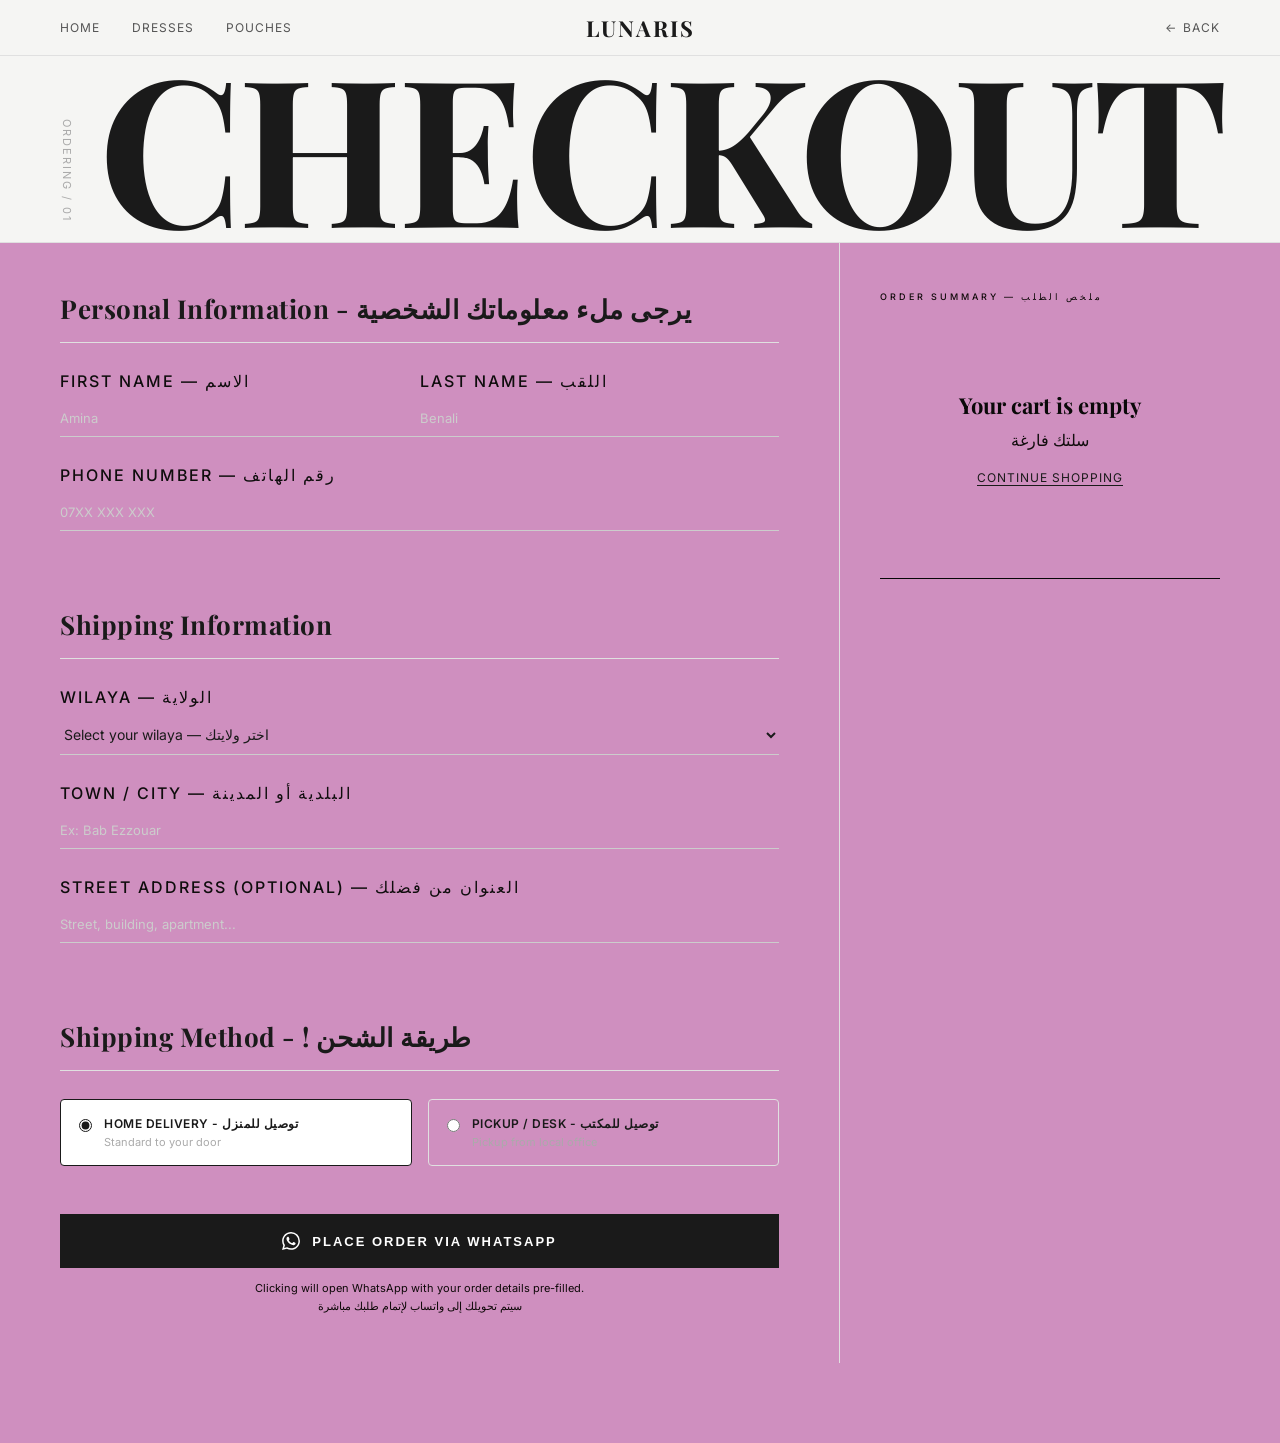
<file: checkout.html>
<!DOCTYPE html>
<html lang="en">
<head>
<meta charset="UTF-8" />
<meta name="viewport" content="width=device-width, initial-scale=1.0" />
<title>Checkout — Lunaris</title>

  <script async src="https://www.googletagmanager.com/gtag/js?id=G-JJV56RD5RZ"></script>
 <script>
  window.dataLayer = window.dataLayer || [];
  function gtag(){dataLayer.push(arguments);}
  gtag('js', new Date());

  gtag('config', 'G-JJV56RD5RZ');
 </script>

 <script type="text/javascript">
    (function(c,l,a,r,i,t,y){
        c[a]=c[a]||function(){(c[a].q=c[a].q||[]).push(arguments)};
        t=l.createElement(r);t.async=1;t.src="https://www.clarity.ms/tag/"+i;
        y=l.getElementsByTagName(r)[0];y.parentNode.insertBefore(t,y);
    })(window, document, "clarity", "script", "x9m1yighan");
 </script>

 <script src="meta-helpers.js"></script>
 
<link href="https://fonts.googleapis.com/css2?family=Playfair+Display:wght@400;700&family=Inter:wght@300;400;500;600&display=swap" rel="stylesheet" />
<style>
  *, *::before, *::after { box-sizing: border-box; margin: 0; padding: 0; }
  body { font-family: 'Inter', sans-serif; background: #cf8fbf; color: #1a1a1a; min-height: 100vh; }
  a { text-decoration: none; color: inherit; }
  img { display: block; max-width: 100%; }
  nav {
    display: flex; align-items: center; justify-content: space-between;
    padding: 20px 60px; background: #f5f5f3;
    border-bottom: 1px solid #e0e0e0; position: sticky; top: 0; z-index: 100;
  }
  .nav-left { display: flex; gap: 32px; }
  .nav-left a { font-size: 12px; letter-spacing: 1px; text-transform: uppercase; color: #555; transition: color .2s; }
  .nav-left a:hover { color: #1a1a1a; }
  .nav-logo {
    font-family: 'Playfair Display', serif; font-size: 22px; font-weight: 700;
    letter-spacing: 2px; color: #1a1a1a; text-transform: uppercase;
    position: absolute; left: 50%; transform: translateX(-50%);
  }
  .nav-right { display: flex; gap: 24px; align-items: center; }
  .nav-back {
    font-size: 12px; letter-spacing: 1px; text-transform: uppercase;
    color: #555; display: flex; align-items: center; gap: 6px;
    transition: color .2s; cursor: pointer;
  }
  .nav-back:hover { color: #1a1a1a; }
  .nav-back::before { content: '←'; }
  .checkout-hero {
    overflow: hidden; padding: 0 0 0 60px;
    border-bottom: 1px solid #e0e0e0; background: #f5f5f3;
    display: flex; align-items: flex-end;
  }
  .checkout-big-title {
    font-family: 'Playfair Display', serif;
    font-size: clamp(60px, 16vw, 220px); font-weight: 700; color: #1a1a1a;
    line-height: 0.85; letter-spacing: -4px; white-space: nowrap; padding-bottom: 12px;
  }
  .checkout-step {
    writing-mode: vertical-rl; text-orientation: mixed;
    font-size: 11px; letter-spacing: 2px; text-transform: uppercase;
    color: #aaa; padding-bottom: 20px; margin-right: 24px; flex-shrink: 0;
  }
  .checkout-wrap {
    display: grid; grid-template-columns: 1fr 380px; gap: 0;
    max-width: 1300px; margin: 0 auto; padding: 0 60px 80px; align-items: start;
  }
  .form-col { padding: 48px 60px 48px 0; border-right: 1px solid #e0e0e0; }
  .form-section { margin-bottom: 48px; }
  .form-section-title {
    font-family: 'Playfair Display', serif; font-size: 26px; font-weight: 700;
    color: #1a1a1a; letter-spacing: 0.5px; margin-bottom: 28px;
    padding-bottom: 16px; border-bottom: 1px solid #e0e0e0;
  }
  .form-grid { display: grid; gap: 0; }
  .form-grid-2 { grid-template-columns: 1fr 1fr; }
  .form-grid-1 { grid-template-columns: 1fr; }
  .form-field { display: flex; flex-direction: column; }
  .form-field label {
    font-size: 16px; letter-spacing: 2px; text-transform: uppercase;
    color: #0f0d0d; margin-bottom: 8px; font-weight: 500;
  }
  .form-field input, .form-field select {
    border: none; border-bottom: 1px solid #ccc; background: transparent;
    padding: 10px 0; font-size: 14px; font-family: 'Inter', sans-serif;
    color: #1a1a1a; outline: none; transition: border-color .2s;
    width: 100%; margin-bottom: 28px; border-radius: 0;
  }
  .form-field input:focus, .form-field select:focus { border-bottom-color: #1a1a1a; }
  .form-field input::placeholder { color: #ccc; font-size: 13px; }
  .shipping-options { display: grid; grid-template-columns: 1fr 1fr; gap: 16px; margin-top: 4px; }
  .shipping-opt {
    border: 1px solid #e0e0e0; border-radius: 4px; padding: 16px 18px;
    cursor: pointer; transition: border-color .2s, background .2s;
    display: flex; align-items: flex-start; gap: 12px;
  }
  .shipping-opt:hover { border-color: #1a1a1a; }
  .shipping-opt.selected { border-color: #1a1a1a; background: #fff; }
  .shipping-opt input[type="radio"] { margin-top: 3px; accent-color: #1a1a1a; flex-shrink: 0; }
  .shipping-opt-label { font-size: 12px; font-weight: 600; text-transform: uppercase; letter-spacing: 0.5px; color: #1a1a1a; margin-bottom: 4px; }
  .shipping-opt-sub { font-size: 11px; color: #aaa; }
  .form-errors {
    display: none; background: #fff5f7; border: 1px solid #f5c0cc;
    border-radius: 4px; padding: 14px 18px; margin-bottom: 24px;
  }
  .form-errors p { font-size: 12px; color: #C8547A; margin-bottom: 4px; }
  .form-errors p:last-child { margin: 0; }
  .btn-place-order {
    width: 100%; background: #1a1a1a; color: #fff; border: none;
    padding: 18px; font-size: 13px; font-weight: 600; letter-spacing: 2px;
    text-transform: uppercase; cursor: pointer; transition: background .2s;
    margin-top: 8px; display: flex; align-items: center; justify-content: center; gap: 12px;
  }
  .btn-place-order:hover { background: #333; }
  .btn-place-order svg { width: 18px; height: 18px; fill: #fff; }
  .order-note { font-size: 11px; color: #0e0808; text-align: center; margin-top: 12px; line-height: 1.6; }
  .summary-col { padding: 48px 0 48px 40px; }
  .summary-title { font-size: 9px; letter-spacing: 3px; text-transform: uppercase; color: #0f0909; margin-bottom: 28px; font-weight: 500; }
  .order-items { margin-bottom: 32px; }
  .order-item { display: flex; gap: 16px; padding: 16px 0; border-bottom: 1px solid #0f0d0d; }
  .order-item:first-child { border-top: 1px solid #110b0b; }
  .order-item-img { width: 80px; height: 100px; background: #0c0b0a; border-radius: 4px; overflow: hidden; flex-shrink: 0; }
  .order-item-img img { width: 100%; height: 100%; object-fit: cover; object-position: center top; display: block; }
  .order-item-info { flex: 1; }
  .order-item-name { font-size: 12px; font-weight: 600; letter-spacing: 0.5px; text-transform: uppercase; color: #1a1a1a; margin-bottom: 6px; }
  .order-item-meta { font-size: 11px; color: #131010; line-height: 1.8; }
  .order-item-meta span { display: block; }
  .order-item-price { font-size: 13px; font-weight: 600; color: #1a1a1a; white-space: nowrap; padding-top: 2px; }
  .order-item-remove { font-size: 10px; color: #110a0a; text-decoration: underline; cursor: pointer; background: none; border: none; padding: 0; margin-top: 8px; display: block; transition: color .2s; }
  .order-item-remove:hover { color: #C8547A; }
  .totals-block { border-top: 1px solid #080707; padding-top: 20px; }
  .totals-row { display: flex; justify-content: space-between; font-size: 12px; color: #130b0b; margin-bottom: 10px; }
  .totals-row.total { font-size: 14px; font-weight: 700; color: #1a1a1a; margin-top: 16px; padding-top: 16px; border-top: 1px solid #0a0909; }
  .totals-label { letter-spacing: 0.5px; text-transform: uppercase; font-size: 20px; }
  .empty-cart-msg { text-align: center; padding: 60px 20px; color: #110d0d; }
  .empty-cart-msg h3 { font-family: 'Playfair Display', serif; font-size: 22px; color: #0a0909; margin-bottom: 10px; }
  .empty-cart-msg a { display: inline-block; margin-top: 20px; border-bottom: 1px solid #1a1a1a; font-size: 12px; letter-spacing: 1px; text-transform: uppercase; color: #1a1a1a; }
  .success-screen { display: none; text-align: center; padding: 80px 40px; }
  .success-screen h2 { font-family: 'Playfair Display', serif; font-size: 36px; font-weight: 700; color: #1a1a1a; margin-bottom: 12px; }
  .success-screen p { font-size: 20px; color: #050101; line-height: 1.7; }
  .success-check { font-size: 56px; margin-bottom: 24px; }
  @media (max-width: 1024px) {
    nav { padding: 16px 28px; }
    .checkout-wrap { grid-template-columns: 1fr; padding: 0 28px 60px; }
    .form-col { padding: 36px 0; border-right: none; border-bottom: 1px solid #080707; }
    .summary-col { padding: 36px 0; }
    .checkout-hero { padding-left: 28px; }
  }
  @media (max-width: 640px) {
    nav { padding: 14px 20px; }
    .nav-left { display: none; }
    .checkout-wrap { padding: 0 20px 48px; }
    .checkout-hero { padding-left: 20px; }
    .form-grid-2 { grid-template-columns: 1fr; }
    .shipping-options { grid-template-columns: 1fr; }
  }
</style>

  <!-- Meta Pixel Code -->
 <script>
  !function(f,b,e,v,n,t,s)
  {if(f.fbq)return;n=f.fbq=function(){n.callMethod?
  n.callMethod.apply(n,arguments):n.queue.push(arguments)};
  if(!f._fbq)f._fbq=n;n.push=n;n.loaded=!0;n.version='2.0';
  n.queue=[];t=b.createElement(e);t.async=!0;
  t.src=v;s=b.getElementsByTagName(e)[0];
  s.parentNode.insertBefore(t,s)}(window, document,'script',
  'https://connect.facebook.net/en_US/fbevents.js');
  fbq('init', '899939093169077');
  fbq('track', 'PageView');
 </script>
  <noscript><img height="1" width="1" style="display:none"
  src="https://www.facebook.com/tr?id=899939093169077&ev=PageView&noscript=1"
  /></noscript>
  <!-- End Meta Pixel Code -->
   
</head>
<body>

<nav>
  <div class="nav-left">
    <a href="index.html">Home</a>
    <a href="dresses.html">Dresses</a>
    <a href="pouches.html">Pouches</a>
  </div>
  <div class="nav-logo">Lunaris</div>
  <div class="nav-right">
    <span class="nav-back" onclick="history.back()">Back</span>
  </div>
</nav>

<div class="checkout-hero">
  <span class="checkout-step">ORDERING / 01</span>
  <h1 class="checkout-big-title">CHECKOUT</h1>
</div>

<div class="checkout-wrap">

  <div class="form-col">
    <div id="formScreen">

      <div class="form-section">
        <h2 class="form-section-title">Personal Information - يرجى ملء معلوماتك الشخصية</h2>
        <div class="form-grid form-grid-2">
          <div class="form-field">
            <label>First Name — الاسم</label>
            <input type="text" id="fname" placeholder="Amina" />
          </div>
          <div class="form-field">
            <label>Last Name — اللقب</label>
            <input type="text" id="lname" placeholder="Benali" />
          </div>
        </div>
        <div class="form-grid form-grid-1">
          <div class="form-field">
            <label>Phone Number — رقم الهاتف</label>
            <input type="tel" id="phone" placeholder="07XX XXX XXX" />
          </div>
        </div>
      </div>

      <div class="form-section">
        <h2 class="form-section-title">Shipping Information</h2>
        <div class="form-grid form-grid-1">
          <div class="form-field">
            <label>Wilaya — الولاية</label>
            <select id="wilayaSelect" onchange="renderSummary()">
              <option value="">Loading wilayas from database...</option>
            </select>
          </div>
        </div>
        <div class="form-grid form-grid-1">
          <div class="form-field">
            <label>Town / City — البلدية أو المدينة</label>
            <input type="text" id="town" placeholder="Ex: Bab Ezzouar" />
          </div>
        </div>
        <div class="form-grid form-grid-1">
          <div class="form-field">
            <label>Street Address (optional) — العنوان من فضلك</label>
            <input type="text" id="address" placeholder="Street, building, apartment..." />
          </div>
        </div>
      </div>

      <div class="form-section">
        <h2 class="form-section-title">Shipping Method - ! طريقة الشحن</h2>
        <div class="shipping-options">
          <label class="shipping-opt selected" id="opt-standard">
            <input type="radio" name="shipping" value="standard" checked onchange="selectShipping(this); renderSummary();" />
            <div>
              <div class="shipping-opt-label">Home Delivery - توصيل للمنزل</div>
              <div class="shipping-opt-sub">Standard to your door</div>
            </div>
          </label>
          <label class="shipping-opt" id="opt-pickup">
            <input type="radio" name="shipping" value="pickup" onchange="selectShipping(this); renderSummary();" />
            <div>
              <div class="shipping-opt-label">Pickup / Desk - توصيل للمكتب</div>
              <div class="shipping-opt-sub">Pickup from local office</div>
            </div>
          </label>
        </div>
      </div>

      <div class="form-errors" id="formErrors"></div>

      <button class="btn-place-order" onclick="placeOrder()">
        <svg viewBox="0 0 24 24" xmlns="http://www.w3.org/2000/svg">
          <path d="M17.472 14.382c-.297-.149-1.758-.867-2.03-.967-.273-.099-.471-.148-.67.15-.197.297-.767.966-.94 1.164-.173.199-.347.223-.644.075-.297-.15-1.255-.463-2.39-1.475-.883-.788-1.48-1.761-1.653-2.059-.173-.297-.018-.458.13-.606.134-.133.298-.347.446-.52.149-.174.198-.298.298-.497.099-.198.05-.371-.025-.52-.075-.149-.669-1.612-.916-2.207-.242-.579-.487-.5-.669-.51-.173-.008-.371-.01-.57-.01-.198 0-.52.074-.792.372-.272.297-1.04 1.016-1.04 2.479 0 1.462 1.065 2.875 1.213 3.074.149.198 2.096 3.2 5.077 4.487.709.306 1.262.489 1.694.625.712.227 1.36.195 1.871.118.571-.085 1.758-.719 2.006-1.413.248-.694.248-1.289.173-1.413-.074-.124-.272-.198-.57-.347m-5.421 7.403h-.004a9.87 9.87 0 0 1-5.031-1.378l-.361-.214-3.741.982.998-3.648-.235-.374a9.86 9.86 0 0 1-1.51-5.26c.001-5.45 4.436-9.884 9.888-9.884 2.64 0 5.122 1.03 6.988 2.898a9.825 9.825 0 0 1 2.893 6.994c-.003 5.45-4.437 9.884-9.885 9.884m8.413-18.297A11.815 11.815 0 0 0 12.05 0C5.495 0 .16 5.335.157 11.892c0 2.096.547 4.142 1.588 5.945L.057 24l6.305-1.654a11.882 11.882 0 0 0 5.683 1.448h.005c6.554 0 11.89-5.335 11.893-11.893a11.821 11.821 0 0 0-3.48-8.413z"/>
        </svg>
        Place Order via WhatsApp
      </button>
      <p class="order-note">
        Clicking will open WhatsApp with your order details pre-filled.<br>
        سيتم تحويلك إلى واتساب لإتمام طلبك مباشرة
      </p>

    </div>

    <div class="success-screen" id="successScreen">
      <div class="success-check">✓</div>
      <h2>Order Sent! - تم إرسال طلبك </h2>
      <p>Your order has been sent via WhatsApp.<br>We'll confirm and arrange delivery shortly.<br><br>
      <span style="direction:rtl;display:block;color:#C8547A;">تم إرسال طلبك عبر واتساب. سنتواصل معك قريباً لتأكيد التوصيل</span></p>
      <a href="index.html" style="display:inline-block;margin-top:32px;border-bottom:1px solid #1a1a1a;font-size:12px;letter-spacing:2px;text-transform:uppercase;">Continue Shopping</a>
    </div>
  </div>

  <div class="summary-col">
    <p class="summary-title">Order Summary — ملخص الطلب</p>
    <div class="order-items" id="orderItems"></div>
    <div class="totals-block" id="totalsBlock"></div>
  </div>

</div>

<script>
const WHATSAPP_NUMBER = "213779724156";
let cart = JSON.parse(localStorage.getItem('lunaris_cart') || '[]');

function getItemPrice(item) {
  const raw = (item && item.price !== undefined && item.price !== null) ? String(item.price) : '0';
  const num = parseInt(raw.replace(/[^0-9]/g, ''), 10);
  return isNaN(num) ? 0 : num;
}

function renderSummary() {
  const container = document.getElementById('orderItems');
  const totals = document.getElementById('totalsBlock');

  if (cart.length === 0) {
    container.innerHTML = `
      <div class="empty-cart-msg">
        <h3>Your cart is empty</h3>
        <p>سلتك فارغة</p>
        <a href="index.html">Continue Shopping</a>
      </div>`;
    totals.innerHTML = '';
    return;
  }

  container.innerHTML = cart.map((item, i) => {
    const price = getItemPrice(item);
    const qty = item.qty || 1;
    const lineTotal = (price * qty).toLocaleString('fr-DZ');
    const name = item.name || 'Item';
    return `
      <div class="order-item">
        <div class="order-item-img">
          <img src="${item.image || ''}" alt="${name}" onerror="this.parentElement.style.background='#e8d5cc'" />
        </div>
        <div class="order-item-info">
          <div class="order-item-name">${name}</div>
          <div class="order-item-meta">
            <span>QTY: ${qty}</span>
            ${item.size ? '<span>SIZE: ' + item.size + '</span>' : ''}
            ${item.color ? '<span>COLOR: ' + item.color + '</span>' : ''}
          </div>
          <button class="order-item-remove" onclick="removeItem(${i})">Remove - إزالة من السلة</button>
        </div>
        <div class="order-item-price">${lineTotal} DA</div>
      </div>`;
  }).join('');

  const subtotal = cart.reduce((s, i) => s + getItemPrice(i) * (i.qty || 1), 0);
  
  let shippingCost = 0;
  let threshold = 999999;
  const wilayaSel = document.getElementById('wilayaSelect');
  
  // 🚨 See which radio button is clicked right now
  const shippingMethod = document.querySelector('input[name="shipping"]:checked')?.value || 'standard';
  
  if (wilayaSel && wilayaSel.selectedIndex > 0) {
    const selectedOpt = wilayaSel.options[wilayaSel.selectedIndex];
    
    // Grab both prices from the HTML dropdown
    const priceHome = parseFloat(selectedOpt.getAttribute('data-price-home')) || 0;
    const priceDesk = parseFloat(selectedOpt.getAttribute('data-price-desk')) || 0;
    
    // Assign the correct price based on the selected radio button
    shippingCost = shippingMethod === 'standard' ? priceHome : priceDesk;
    threshold = parseFloat(selectedOpt.getAttribute('data-threshold')) || 999999;
  }

  // Free shipping check
  if (subtotal >= threshold) {
    shippingCost = 0;
  }

  const total = subtotal + shippingCost;
  
  let shippingText = (!wilayaSel || wilayaSel.selectedIndex <= 0) 
                     ? 'Select Wilaya...' 
                     : (shippingCost === 0 ? 'Free' : shippingCost.toLocaleString('fr-DZ') + ' DA');

  totals.innerHTML = `
    <div class="totals-row">
      <span class="totals-label">Subtotal - المبلغ الإجمالي</span>
      <span>${subtotal.toLocaleString('fr-DZ')} DA</span>
    </div>
    <div class="totals-row">
      <span class="totals-label">Shipping - التوصيل</span>
      <span>${shippingText}</span>
    </div>
    <div class="totals-row total">
      <span class="totals-label">Total Amount - المبلغ النهائي</span>
      <span>${total.toLocaleString('fr-DZ')} DA</span>
    </div>`;
}

function removeItem(index) {
  cart.splice(index, 1);
  localStorage.setItem('lunaris_cart', JSON.stringify(cart));
  renderSummary();
}

function selectShipping(radio) {
  document.querySelectorAll('.shipping-opt').forEach(o => o.classList.remove('selected'));
  radio.closest('.shipping-opt').classList.add('selected');
}

function placeOrder() {
  const fname   = document.getElementById('fname').value.trim();
  const lname   = document.getElementById('lname').value.trim();
  const phone   = document.getElementById('phone').value.trim();
  const wilaya  = document.getElementById('wilayaSelect').value;
  const town    = document.getElementById('town').value.trim();
  const address = document.getElementById('address').value.trim();
  const shippingMethod = document.querySelector('input[name="shipping"]:checked')?.value || 'standard';
  const errBox  = document.getElementById('formErrors');

  const issues = [];
  if (!fname)                    issues.push("⚠ First name is required - الاسم الأول مطلوب");
  if (!lname)                    issues.push("⚠ Last name is required - الاسم الأخير مطلوب");
  if (!phone || phone.length < 9) issues.push("⚠ Valid phone number required - مطلوب رقم هاتف صالح");
  if (!wilaya)                   issues.push("⚠ Please select your wilaya - الرجاء اختيار ولايتك");
  if (!town)                     issues.push("⚠ Town name is required - اسم المدينة مطلوب");
  if (cart.length === 0)         issues.push("⚠ Your cart is empty - سلة التسوق الخاصة بك فارغة");

  if (issues.length > 0) {
    errBox.innerHTML = issues.map(e => `<p>${e}</p>`).join('');
    errBox.style.display = 'block';
    errBox.scrollIntoView({ behavior: 'smooth', block: 'center' });
    return;
  }
  errBox.style.display = 'none';

  const subtotal = cart.reduce((s, i) => s + getItemPrice(i) * (i.qty || 1), 0);
  
  const wilayaSel = document.getElementById('wilayaSelect');
  const selectedOpt = wilayaSel.options[wilayaSel.selectedIndex];
  
  const priceHome = parseFloat(selectedOpt.getAttribute('data-price-home')) || 0;
  const priceDesk = parseFloat(selectedOpt.getAttribute('data-price-desk')) || 0;
  let shippingCost = shippingMethod === 'standard' ? priceHome : priceDesk;
  
  let threshold = parseFloat(selectedOpt.getAttribute('data-threshold')) || 999999;
  
  if (subtotal >= threshold) {
      shippingCost = 0;
  }
  const total = subtotal + shippingCost;

  const orderLines = cart.map(item =>
    `• ${item.name || 'Item'}${item.size ? ' | Size: ' + item.size : ''}${item.color ? ' | Color: ' + item.color : ''} | Qty: ${item.qty || 1} | ${item.price || (getItemPrice(item) + ' DA')}`
  ).join('\n');

  const message =
`🛍 NEW ORDER — Lunaris
━━━━━━━━━━━━━━━━━━━━━
👤 ${fname} ${lname}
📞 ${phone}
📍 ${wilaya}
🏘 ${town}${address ? '\n🏠 ' + address : ''}
🚚 ${shippingMethod === 'standard' ? 'Home Delivery' : 'Pickup from Desk'}
━━━━━━━━━━━━━━━━━━━━━
ITEMS:
${orderLines}
━━━━━━━━━━━━━━━━━━━━━
Subtotal: ${subtotal.toLocaleString('fr-DZ')} DA
Shipping: ${shippingCost === 0 ? 'Free' : shippingCost + ' DA'}
TOTAL: ${total.toLocaleString('fr-DZ')} DA
━━━━━━━━━━━━━━━━━━━━━`;

  const url = `https://wa.me/${WHATSAPP_NUMBER}?text=${encodeURIComponent(message)}`;

  // Open WhatsApp FIRST and synchronously (no setTimeout). Doing it inside a
  // delayed callback made popup blockers eat the window on some browsers —
  // and the cart was already being wiped before that call ever ran, so a
  // blocked popup meant a lost order with no way to recover it.
  const waWindow = window.open(url, '_blank');

  if (!waWindow) {
    // Popup blocked — leave the cart intact and give the customer a manual link.
    const errBox = document.getElementById('formErrors');
    errBox.innerHTML = `<p>⚠ Your browser blocked the WhatsApp popup. <a href="${url}" target="_blank" style="color:#C8547A;text-decoration:underline;">Tap here to send your order</a> — your cart is safe.</p>`;
    errBox.style.display = 'block';
    errBox.scrollIntoView({ behavior: 'smooth', block: 'center' });
    return;
  }

  // WhatsApp actually opened — the order has left the building, safe to empty the cart now.
  localStorage.removeItem('lunaris_cart');
  document.getElementById('formScreen').style.display = 'none';
  document.getElementById('successScreen').style.display = 'block';

 // Generate a unique ID for the Lead event
const leadEventId = 'lead_' + Date.now() + '_' + Math.random().toString(36).slice(2);

// 1. Fire the browser Pixel Lead event
if (typeof fbq === 'function') {
  fbq('track', 'Lead', {
    value: total,
    currency: 'DZD'
  }, { eventID: leadEventId });
}

// 2. Fire the server-side CAPI Lead event
fetch('/api/capi-lead', {
  method: 'POST',
  headers: { 'Content-Type': 'application/json' },
  body: JSON.stringify({
    value: total,
    currency: 'DZD',
    fname: fname,
    lname: lname,
    phone: phone,
    wilaya: wilaya,
    commune: town,
    eventId: leadEventId,
    eventSourceUrl: window.location.href,
    // Extract browser cookies directly using your meta-helpers.js functions
    fbp: metaGetCookie('_fbp') || undefined,
    fbc: metaGetCookie('_fbc') || undefined
  })
}).catch(err => console.error('CAPI Lead failed:', err));

 if (typeof gtag === 'function') {
  gtag('event', 'purchase', {
    transaction_id: 'LUNARIS_' + Date.now(),
    value: subtotal,
    currency: 'DZD',
    items: cart.map(item => ({
      item_id: item.id,
      item_name: item.name,
      item_category: item.category || 'Product',
      price: getItemPrice(item),
      quantity: item.qty || 1
    }))
  });
 }
}

renderSummary();
</script>

<script src="product-data.js"></script>
<script src="delivery-data.js"></script>
<script src="inventory.js"></script>

</body>
</html>
</file>
